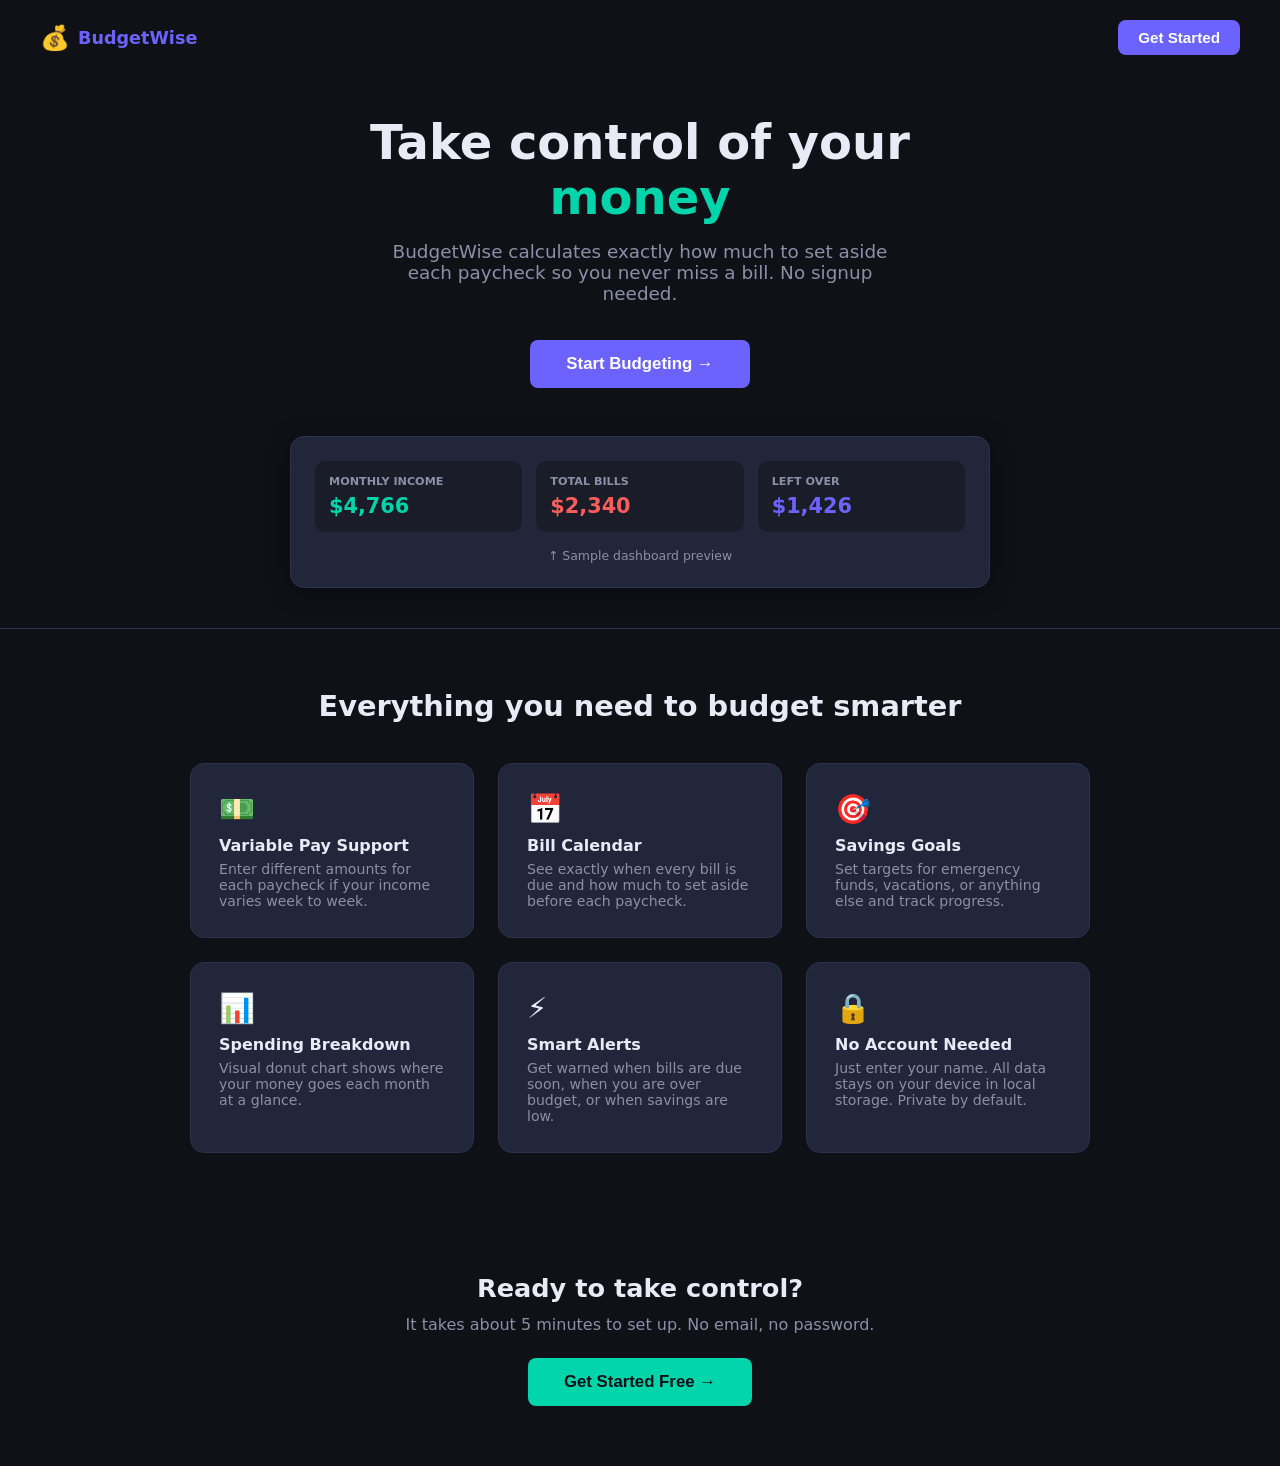
<file: expense-dashboard.html>
<!DOCTYPE html>
<html lang="en">
<head>
<meta charset="UTF-8"/>
<meta name="viewport" content="width=device-width,initial-scale=1.0"/>
<title>BudgetWise - Personal Finance Dashboard</title>
<style>
:root{--bg:#0f1117;--surface:#1a1d27;--card:#22263a;--accent:#6c63ff;--accent2:#00d4aa;--danger:#ff5c5c;--warn:#ffb347;--text:#e8eaf6;--muted:#8b8fa8;--border:#2e3250;--radius:14px;--shadow:0 4px 24px rgba(0,0,0,.4)}
*{box-sizing:border-box;margin:0;padding:0}
body{background:var(--bg);color:var(--text);font-family:'Segoe UI',system-ui,sans-serif;min-height:100vh}
input,select{background:#12141e;border:1.5px solid var(--border);color:var(--text);border-radius:8px;padding:10px 14px;font-size:.95rem;width:100%;transition:border .2s}
input:focus,select:focus{outline:none;border-color:var(--accent)}
button{cursor:pointer;border:none;border-radius:8px;padding:11px 22px;font-size:.95rem;font-weight:600;transition:opacity .2s,transform .1s}
button:hover{opacity:.88;transform:translateY(-1px)}
.btn-primary{background:var(--accent);color:#fff}
.btn-success{background:var(--accent2);color:#0f1117}
.btn-danger{background:var(--danger);color:#fff}
.btn-ghost{background:transparent;border:1.5px solid var(--border);color:var(--text)}
.hidden{display:none!important}
.page{display:none;min-height:100vh;flex-direction:column}
.page.active{display:flex}
.auth-wrap{flex:1;display:flex;align-items:center;justify-content:center;padding:24px}
.auth-box{background:var(--surface);border:1px solid var(--border);border-radius:var(--radius);padding:40px 36px;width:100%;max-width:480px;box-shadow:var(--shadow)}
.auth-box h1{font-size:1.8rem;margin-bottom:6px}
.auth-box p.sub{color:var(--muted);margin-bottom:28px;font-size:.95rem}
.form-group{margin-bottom:18px}
.form-group label{display:block;margin-bottom:6px;font-size:.82rem;color:var(--muted);font-weight:700;letter-spacing:.05em;text-transform:uppercase}
.form-row{display:grid;grid-template-columns:1fr 1fr;gap:14px}
.auth-footer{margin-top:20px;text-align:center;color:var(--muted);font-size:.9rem}
.logo{font-size:1.1rem;font-weight:800;color:var(--accent);letter-spacing:-.5px;margin-bottom:28px;display:flex;align-items:center;gap:8px}
.logo span{font-size:1.5rem}
.wizard-wrap{flex:1;display:flex;flex-direction:column;align-items:center;padding:32px 24px}
.wizard-header{width:100%;max-width:700px;margin-bottom:8px}
.wizard-header h2{font-size:1.5rem}
.wizard-header p{color:var(--muted);margin-top:4px}
.progress-bar{width:100%;max-width:700px;height:6px;background:var(--border);border-radius:99px;margin-bottom:28px;overflow:hidden}
.progress-fill{height:100%;background:linear-gradient(90deg,var(--accent),var(--accent2));border-radius:99px;transition:width .4s ease}
.step-indicator{color:var(--muted);font-size:.82rem;margin-bottom:6px;width:100%;max-width:700px}
.wizard-card{background:var(--surface);border:1px solid var(--border);border-radius:var(--radius);padding:36px;width:100%;max-width:700px;box-shadow:var(--shadow)}
.wizard-card h3{font-size:1.25rem;margin-bottom:4px}
.wizard-card .hint{color:var(--muted);font-size:.88rem;margin-bottom:24px}
.wizard-nav{display:flex;justify-content:space-between;margin-top:28px;gap:12px}
.section-title{font-size:.75rem;font-weight:700;text-transform:uppercase;letter-spacing:.08em;color:var(--accent);margin:20px 0 10px}
.input-prefix{position:relative}
.input-prefix span{position:absolute;left:12px;top:50%;transform:translateY(-50%);color:var(--muted);font-weight:600;pointer-events:none}
.input-prefix input{padding-left:26px}
.bill-row{display:grid;grid-template-columns:2fr 1.2fr 1.2fr 1fr auto;gap:10px;align-items:end;margin-bottom:10px}
.bill-row-header{display:grid;grid-template-columns:2fr 1.2fr 1.2fr 1fr auto;gap:10px;margin-bottom:6px}
.bill-row-header span{font-size:.75rem;color:var(--muted);font-weight:700;text-transform:uppercase;letter-spacing:.05em}
.remove-btn{background:var(--danger);color:#fff;border:none;border-radius:6px;width:34px;height:34px;font-size:1.1rem;cursor:pointer;display:flex;align-items:center;justify-content:center;flex-shrink:0}
.add-btn{background:transparent;border:1.5px dashed var(--border);color:var(--muted);border-radius:8px;padding:9px;width:100%;font-size:.9rem;margin-top:6px;transition:border-color .2s,color .2s;cursor:pointer}
.add-btn:hover{border-color:var(--accent);color:var(--accent)}
.dash-nav{background:var(--surface);border-bottom:1px solid var(--border);padding:0 28px;display:flex;align-items:center;justify-content:space-between;height:60px;position:sticky;top:0;z-index:100}
.dash-nav .logo{margin:0}
.nav-user{display:flex;align-items:center;gap:12px}
.avatar{width:36px;height:36px;border-radius:50%;background:linear-gradient(135deg,var(--accent),var(--accent2));display:flex;align-items:center;justify-content:center;font-weight:700;font-size:.9rem}
.dash-body{padding:28px;max-width:1200px;margin:0 auto;width:100%}
.dash-greeting{margin-bottom:24px}
.dash-greeting h2{font-size:1.6rem}
.dash-greeting p{color:var(--muted);margin-top:4px}
.summary-grid{display:grid;grid-template-columns:repeat(auto-fit,minmax(190px,1fr));gap:16px;margin-bottom:28px}
.sum-card{background:var(--card);border:1px solid var(--border);border-radius:var(--radius);padding:20px 22px}
.sum-card .label{font-size:.75rem;color:var(--muted);font-weight:700;text-transform:uppercase;letter-spacing:.06em;margin-bottom:8px}
.sum-card .value{font-size:1.65rem;font-weight:700}
.sum-card .sub-val{font-size:.8rem;color:var(--muted);margin-top:4px}
.green{color:var(--accent2)}.red{color:var(--danger)}.yellow{color:var(--warn)}.purple{color:var(--accent)}
.dash-cols{display:grid;grid-template-columns:1fr 1fr;gap:20px;margin-bottom:24px}
@media(max-width:820px){.dash-cols{grid-template-columns:1fr}.bill-row{grid-template-columns:1fr 1fr}}
.panel{background:var(--card);border:1px solid var(--border);border-radius:var(--radius);padding:22px}
.panel h4{font-size:1rem;font-weight:700;margin-bottom:16px;display:flex;align-items:center;gap:8px}
.bill-item{display:flex;align-items:center;justify-content:space-between;padding:11px 0;border-bottom:1px solid var(--border)}
.bill-item:last-child{border-bottom:none}
.bill-left{flex:1}
.bill-name{font-weight:600;font-size:.95rem}
.bill-meta{font-size:.78rem;color:var(--muted);margin-top:2px}
.bill-right{display:flex;align-items:center;gap:10px}
.bill-amount{font-weight:700;font-size:1rem}
.due-badge{font-size:.72rem;padding:3px 9px;border-radius:99px;font-weight:600}
.due-soon{background:rgba(255,179,71,.15);color:var(--warn)}
.due-ok{background:rgba(0,212,170,.12);color:var(--accent2)}
.due-overdue{background:rgba(255,92,92,.15);color:var(--danger)}
.breakdown-row{display:flex;justify-content:space-between;align-items:center;padding:9px 0;border-bottom:1px solid var(--border);font-size:.92rem}
.breakdown-row:last-child{border-bottom:none;font-weight:700;font-size:1rem}
.savings-bar-wrap{margin:14px 0}
.savings-bar-label{display:flex;justify-content:space-between;font-size:.8rem;color:var(--muted);margin-bottom:6px}
.savings-bar{height:10px;background:var(--border);border-radius:99px;overflow:hidden}
.savings-fill{height:100%;border-radius:99px;transition:width .5s ease}
.cal-grid{display:grid;grid-template-columns:repeat(7,1fr);gap:4px;margin-top:10px}
.cal-day-name{text-align:center;font-size:.7rem;color:var(--muted);font-weight:600;padding:4px 0}
.cal-day{text-align:center;font-size:.78rem;padding:6px 2px;border-radius:6px;min-height:28px;display:flex;align-items:center;justify-content:center}
.cal-day.has-bill{background:rgba(108,99,255,.2);color:var(--accent);font-weight:700;cursor:pointer}
.cal-day.today{border:1.5px solid var(--accent2)}
.cal-day.empty{opacity:0;pointer-events:none}
.alert{border-radius:10px;padding:13px 16px;margin-bottom:12px;font-size:.88rem;display:flex;align-items:flex-start;gap:10px}
.alert-warn{background:rgba(255,179,71,.12);border:1px solid rgba(255,179,71,.3);color:var(--warn)}
.alert-danger{background:rgba(255,92,92,.1);border:1px solid rgba(255,92,92,.3);color:var(--danger)}
.alert-ok{background:rgba(0,212,170,.1);border:1px solid rgba(0,212,170,.3);color:var(--accent2)}
.tabs{display:flex;gap:4px;margin-bottom:22px;background:var(--surface);border-radius:10px;padding:4px;border:1px solid var(--border);width:fit-content;flex-wrap:wrap}
.tab{padding:8px 18px;border-radius:7px;font-size:.88rem;font-weight:600;cursor:pointer;color:var(--muted);transition:all .2s;border:none;background:transparent}
.tab.active{background:var(--accent);color:#fff}
.tab-content{display:none}
.tab-content.active{display:block}
.modal-overlay{position:fixed;inset:0;background:rgba(0,0,0,.65);z-index:200;display:flex;align-items:center;justify-content:center;padding:20px}
.modal{background:var(--surface);border:1px solid var(--border);border-radius:var(--radius);padding:32px;width:100%;max-width:580px;box-shadow:var(--shadow);max-height:90vh;overflow-y:auto}
.modal h3{font-size:1.2rem;margin-bottom:20px}
.modal-footer{display:flex;gap:10px;justify-content:flex-end;margin-top:24px}
.tip{font-size:.78rem;color:var(--muted);margin-top:5px}
.donut-wrap{display:flex;align-items:center;gap:24px;flex-wrap:wrap}
.donut-legend{flex:1;min-width:140px}
.legend-item{display:flex;align-items:center;gap:8px;margin-bottom:9px;font-size:.83rem}
.legend-dot{width:10px;height:10px;border-radius:50%;flex-shrink:0}
.timeline-item{display:flex;align-items:center;gap:12px;padding:10px 0;border-bottom:1px solid var(--border)}
.timeline-item:last-child{border-bottom:none}
.timeline-dot{width:10px;height:10px;border-radius:50%;flex-shrink:0}
.timeline-info{flex:1}
.timeline-date{font-size:.78rem;color:var(--muted)}
.timeline-name{font-weight:600;font-size:.92rem}
.timeline-amount{font-weight:700}
.paycheck-card{background:linear-gradient(135deg,rgba(108,99,255,.15),rgba(0,212,170,.1));border:1px solid var(--border);border-radius:var(--radius);padding:20px 22px;margin-bottom:16px}
.paycheck-card h5{font-size:.8rem;color:var(--muted);font-weight:700;text-transform:uppercase;letter-spacing:.06em;margin-bottom:6px}
.paycheck-card .big{font-size:2rem;font-weight:800;color:var(--accent2)}
.paycheck-card .detail{font-size:.82rem;color:var(--muted);margin-top:4px}
.alloc-row{display:flex;justify-content:space-between;align-items:center;padding:8px 0;border-bottom:1px solid var(--border);font-size:.9rem}
.alloc-row:last-child{border-bottom:none}
.alloc-label{color:var(--muted)}
.alloc-val{font-weight:700}
.badge{display:inline-block;font-size:.72rem;padding:2px 8px;border-radius:99px;font-weight:600;margin-left:6px}
.badge-purple{background:rgba(108,99,255,.2);color:var(--accent)}
.badge-green{background:rgba(0,212,170,.15);color:var(--accent2)}
.badge-red{background:rgba(255,92,92,.15);color:var(--danger)}
.badge-yellow{background:rgba(255,179,71,.15);color:var(--warn)}
</style>
</head>
<body>
<!-- ===== LANDING PAGE ===== -->
<div id="page-landing" class="page active">
  <div style="min-height:100vh;display:flex;flex-direction:column">
    <nav style="padding:20px 40px;display:flex;justify-content:space-between;align-items:center">
      <div style="font-size:1.1rem;font-weight:800;color:var(--accent);display:flex;align-items:center;gap:8px"><span style="font-size:1.5rem">&#x1F4B0;</span> BudgetWise</div>
      <button class="btn-primary" onclick="showPage('page-login')" style="padding:9px 20px">Get Started</button>
    </nav>
    <div style="flex:1;display:flex;align-items:center;justify-content:center;padding:40px 24px;text-align:center">
      <div style="max-width:700px">
        <h1 style="font-size:3rem;line-height:1.15;margin-bottom:16px">Take control of your <span style="color:var(--accent2)">money</span></h1>
        <p style="font-size:1.15rem;color:var(--muted);margin-bottom:36px;max-width:540px;margin-left:auto;margin-right:auto">BudgetWise calculates exactly how much to set aside each paycheck so you never miss a bill. No signup needed.</p>
        <button class="btn-primary" style="padding:14px 36px;font-size:1.05rem" onclick="showPage('page-login')">Start Budgeting &#x2192;</button>
        <div style="margin-top:48px;background:var(--card);border:1px solid var(--border);border-radius:var(--radius);padding:24px;text-align:left;box-shadow:var(--shadow)">
          <div style="display:grid;grid-template-columns:repeat(3,1fr);gap:14px;margin-bottom:16px">
            <div style="background:var(--surface);border-radius:10px;padding:14px"><div style="font-size:.7rem;color:var(--muted);font-weight:700;text-transform:uppercase;margin-bottom:6px">Monthly Income</div><div style="font-size:1.3rem;font-weight:700;color:var(--accent2)">$4,766</div></div>
            <div style="background:var(--surface);border-radius:10px;padding:14px"><div style="font-size:.7rem;color:var(--muted);font-weight:700;text-transform:uppercase;margin-bottom:6px">Total Bills</div><div style="font-size:1.3rem;font-weight:700;color:var(--danger)">$2,340</div></div>
            <div style="background:var(--surface);border-radius:10px;padding:14px"><div style="font-size:.7rem;color:var(--muted);font-weight:700;text-transform:uppercase;margin-bottom:6px">Left Over</div><div style="font-size:1.3rem;font-weight:700;color:var(--accent)">$1,426</div></div>
          </div>
          <div style="font-size:.78rem;color:var(--muted);text-align:center">&#x2191; Sample dashboard preview</div>
        </div>
      </div>
    </div>
    <div style="padding:60px 24px;text-align:center;border-top:1px solid var(--border)">
      <h2 style="font-size:1.8rem;margin-bottom:40px">Everything you need to budget smarter</h2>
      <div style="display:grid;grid-template-columns:repeat(auto-fit,minmax(240px,1fr));gap:24px;max-width:900px;margin:0 auto">
        <div style="background:var(--card);border:1px solid var(--border);border-radius:var(--radius);padding:28px;text-align:left"><div style="font-size:1.8rem;margin-bottom:10px">&#x1F4B5;</div><h3 style="font-size:1rem;margin-bottom:6px">Variable Pay Support</h3><p style="color:var(--muted);font-size:.88rem">Enter different amounts for each paycheck if your income varies week to week.</p></div>
        <div style="background:var(--card);border:1px solid var(--border);border-radius:var(--radius);padding:28px;text-align:left"><div style="font-size:1.8rem;margin-bottom:10px">&#x1F4C5;</div><h3 style="font-size:1rem;margin-bottom:6px">Bill Calendar</h3><p style="color:var(--muted);font-size:.88rem">See exactly when every bill is due and how much to set aside before each paycheck.</p></div>
        <div style="background:var(--card);border:1px solid var(--border);border-radius:var(--radius);padding:28px;text-align:left"><div style="font-size:1.8rem;margin-bottom:10px">&#x1F3AF;</div><h3 style="font-size:1rem;margin-bottom:6px">Savings Goals</h3><p style="color:var(--muted);font-size:.88rem">Set targets for emergency funds, vacations, or anything else and track progress.</p></div>
        <div style="background:var(--card);border:1px solid var(--border);border-radius:var(--radius);padding:28px;text-align:left"><div style="font-size:1.8rem;margin-bottom:10px">&#x1F4CA;</div><h3 style="font-size:1rem;margin-bottom:6px">Spending Breakdown</h3><p style="color:var(--muted);font-size:.88rem">Visual donut chart shows where your money goes each month at a glance.</p></div>
        <div style="background:var(--card);border:1px solid var(--border);border-radius:var(--radius);padding:28px;text-align:left"><div style="font-size:1.8rem;margin-bottom:10px">&#x26A1;</div><h3 style="font-size:1rem;margin-bottom:6px">Smart Alerts</h3><p style="color:var(--muted);font-size:.88rem">Get warned when bills are due soon, when you are over budget, or when savings are low.</p></div>
        <div style="background:var(--card);border:1px solid var(--border);border-radius:var(--radius);padding:28px;text-align:left"><div style="font-size:1.8rem;margin-bottom:10px">&#x1F512;</div><h3 style="font-size:1rem;margin-bottom:6px">No Account Needed</h3><p style="color:var(--muted);font-size:.88rem">Just enter your name. All data stays on your device in local storage. Private by default.</p></div>
      </div>
    </div>
    <div style="padding:60px 24px;text-align:center">
      <h2 style="font-size:1.6rem;margin-bottom:12px">Ready to take control?</h2>
      <p style="color:var(--muted);margin-bottom:24px">It takes about 5 minutes to set up. No email, no password.</p>
      <button class="btn-success" style="padding:14px 36px;font-size:1.05rem" onclick="showPage('page-login')">Get Started Free &#x2192;</button>
    </div>
  </div>
</div>

<!-- ===== LOGIN PAGE ===== -->
<div id="page-login" class="page">
  <div class="auth-wrap">
    <div class="auth-box">
      <div class="logo"><span>&#x1F4B0;</span> BudgetWise</div>
      <h1>Hey there! &#x1F44B;</h1>
      <p class="sub">Just enter your name so we can remember your budget on this device. No password needed.</p>
      <div class="form-group">
        <label>Your Name</label>
        <input type="text" id="login-name" placeholder="e.g. Alex" autocomplete="off"/>
      </div>
      <div id="login-profiles" style="margin-bottom:16px;display:none">
        <div style="font-size:.78rem;color:var(--muted);margin-bottom:8px;font-weight:700;text-transform:uppercase;letter-spacing:.05em">Saved Profiles (click to load)</div>
        <div id="login-profile-list" style="display:flex;flex-wrap:wrap;gap:8px"></div>
      </div>
      <div id="login-err" class="alert alert-danger hidden" style="margin-bottom:14px">&#x26A0;&#xFE0F; <span id="login-err-msg"></span></div>
      <button class="btn-primary" style="width:100%" onclick="doLogin()">Let's Go &#x2192;</button>
      <div class="auth-footer" style="margin-top:14px"><a href="#" onclick="showPage('page-landing')">&#x2190; Back to home</a></div>
    </div>
  </div>
</div>

<!-- ===== WIZARD PAGE ===== -->
<div id="page-wizard" class="page">
  <div class="wizard-wrap">
    <div style="width:100%;max-width:700px;display:flex;justify-content:space-between;align-items:center"><div class="logo" style="margin-bottom:0"><span>&#x1F4B0;</span> BudgetWise</div><button class="btn-ghost" style="padding:7px 14px;font-size:.82rem" onclick="doLogout()">&#x2190; Exit</button></div>
    <div class="step-indicator" id="wiz-step-label">Step 1 of 6</div>
    <div class="progress-bar"><div class="progress-fill" id="wiz-progress" style="width:16%"></div></div>

    <!-- STEP 1: About You -->
    <div class="wizard-card" id="wiz-1">
      <h3>👋 Let's get to know your situation</h3>
      <p class="hint">This helps us calculate exactly how much you can afford and when to set money aside.</p>
      <div class="form-group">
        <label>What's your living situation?</label>
        <select id="w-living">
          <option value="">-- Select --</option>
          <option value="rent">I rent my home</option>
          <option value="mortgage">I have a mortgage</option>
          <option value="own">I own my home outright</option>
          <option value="other">Other / Living with family</option>
        </select>
      </div>
      <div class="form-group" id="w-rent-group">
        <label>Monthly Rent Amount</label>
        <div class="input-prefix"><span>$</span><input type="number" id="w-rent" placeholder="1200" min="0"/></div>
        <p class="tip">Include any renter's insurance if paid monthly</p>
      </div>
      <div class="form-group" id="w-mortgage-group" style="display:none">
        <label>Monthly Mortgage Payment</label>
        <div class="input-prefix"><span>$</span><input type="number" id="w-mortgage" placeholder="1500" min="0"/></div>
        <p class="tip">Include principal, interest, taxes &amp; insurance (PITI) if escrowed</p>
      </div>
      <div class="form-group">
        <label>How many people in your household?</label>
        <select id="w-household">
          <option value="1">Just me</option>
          <option value="2">2 people</option>
          <option value="3">3 people</option>
          <option value="4">4 people</option>
          <option value="5+">5 or more</option>
        </select>
      </div>
      <div class="wizard-nav">
        <div></div>
        <button class="btn-primary" onclick="wizNext(1)">Next →</button>
      </div>
    </div>

    <!-- STEP 2: Income -->
    <div class="wizard-card hidden" id="wiz-2">
      <h3>&#x1F4B5; Tell us about your income</h3>
      <p class="hint">We need your take-home pay (after taxes). If your pay varies, you can enter different amounts for each paycheck in the month.</p>
      <div class="form-group">
        <label>How often do you get paid?</label>
        <select id="w-pay-freq" onchange="updatePayInputs()">
          <option value="weekly">Weekly (52x/year)</option>
          <option value="biweekly" selected>Bi-Weekly (26x/year)</option>
          <option value="semimonthly">Semi-Monthly (24x/year)</option>
          <option value="monthly">Monthly (12x/year)</option>
        </select>
      </div>
      <div class="form-group">
        <label>Does your pay vary each paycheck?</label>
        <select id="w-pay-varies" onchange="updatePayInputs()">
          <option value="no">No, it is the same every time</option>
          <option value="yes">Yes, it changes</option>
        </select>
      </div>
      <div id="w-pay-fixed-group">
        <div class="form-group">
          <label>Take-Home Pay Per Paycheck (after taxes)</label>
          <div class="input-prefix"><span>$</span><input type="number" id="w-paycheck" placeholder="2200" min="0" oninput="updatePayFreqHint()"/></div>
          <p class="tip" id="w-annual-hint">&#x2248; $57,200 / year take-home</p>
        </div>
      </div>
      <div id="w-pay-variable-group" style="display:none">
        <div class="section-title">Enter each paycheck amount for this month</div>
        <div id="w-pay-amounts-list"></div>
        <p class="tip" id="w-variable-total-hint">Total this month: $0</p>
      </div>
      <div class="form-group" style="margin-top:18px">
        <label>Do you have a secondary income? (spouse, side job, etc.)</label>
        <select id="w-secondary-toggle" onchange="toggleSecondary()">
          <option value="no">No</option>
          <option value="yes">Yes</option>
        </select>
      </div>
      <div id="w-secondary-group" style="display:none">
        <div class="form-group">
          <label>Secondary Income Per Month (after taxes)</label>
          <div class="input-prefix"><span>$</span><input type="number" id="w-secondary" placeholder="500" min="0"/></div>
        </div>
      </div>
      <div class="form-group">
        <label>What day of the month/week do you typically get paid?</label>
        <input type="text" id="w-payday" placeholder="e.g. Every other Friday, or the 1st and 15th"/>
      </div>
      <div class="wizard-nav">
        <button class="btn-ghost" onclick="wizBack(2)">&#x2190; Back</button>
        <button class="btn-primary" onclick="wizNext(2)">Next &#x2192;</button>
      </div>
    </div>

    <!-- STEP 3: Fixed Bills -->
    <div class="wizard-card hidden" id="wiz-3">
      <h3>🏠 Fixed Monthly Bills</h3>
      <p class="hint">These are bills that are the same every month. Add as many as you have — the more detail, the better your plan.</p>
      <div class="section-title">Housing &amp; Utilities</div>
      <div class="bill-row-header">
        <span>Bill Name</span><span>Amount</span><span>Due Date</span><span>Category</span><span></span>
      </div>
      <div id="fixed-bills-list"></div>
      <button class="add-btn" onclick="addBillRow('fixed')">+ Add Fixed Bill</button>
      <div class="section-title" style="margin-top:24px">Quick-Add Common Bills</div>
      <div style="display:flex;flex-wrap:wrap;gap:8px;margin-bottom:8px">
        <button class="btn-ghost" style="padding:6px 12px;font-size:.82rem" onclick="quickAdd('Electric/Gas','','utilities')">⚡ Electric/Gas</button>
        <button class="btn-ghost" style="padding:6px 12px;font-size:.82rem" onclick="quickAdd('Internet','','utilities')">🌐 Internet</button>
        <button class="btn-ghost" style="padding:6px 12px;font-size:.82rem" onclick="quickAdd('Phone','','utilities')">📱 Phone</button>
        <button class="btn-ghost" style="padding:6px 12px;font-size:.82rem" onclick="quickAdd('Car Insurance','','insurance')">🚗 Car Insurance</button>
        <button class="btn-ghost" style="padding:6px 12px;font-size:.82rem" onclick="quickAdd('Health Insurance','','insurance')">🏥 Health Insurance</button>
        <button class="btn-ghost" style="padding:6px 12px;font-size:.82rem" onclick="quickAdd('Netflix','','subscriptions')">📺 Netflix</button>
        <button class="btn-ghost" style="padding:6px 12px;font-size:.82rem" onclick="quickAdd('Spotify','','subscriptions')">🎵 Spotify</button>
        <button class="btn-ghost" style="padding:6px 12px;font-size:.82rem" onclick="quickAdd('Gym','','subscriptions')">💪 Gym</button>
        <button class="btn-ghost" style="padding:6px 12px;font-size:.82rem" onclick="quickAdd('Water/Sewer','','utilities')">💧 Water</button>
        <button class="btn-ghost" style="padding:6px 12px;font-size:.82rem" onclick="quickAdd('Trash','','utilities')">🗑️ Trash</button>
      </div>
      <div class="wizard-nav">
        <button class="btn-ghost" onclick="wizBack(3)">← Back</button>
        <button class="btn-primary" onclick="wizNext(3)">Next →</button>
      </div>
    </div>

    <!-- STEP 4: Debt Payments -->
    <div class="wizard-card hidden" id="wiz-4">
      <h3>💳 Debt &amp; Credit Card Payments</h3>
      <p class="hint">Include minimum payments and any extra you pay. We'll track due dates and help you avoid late fees.</p>
      <div class="bill-row-header">
        <span>Account Name</span><span>Min Payment</span><span>Due Date</span><span>Balance</span><span></span>
      </div>
      <div id="debt-bills-list"></div>
      <button class="add-btn" onclick="addBillRow('debt')">+ Add Debt / Credit Card</button>
      <div class="section-title" style="margin-top:20px">Quick-Add</div>
      <div style="display:flex;flex-wrap:wrap;gap:8px;margin-bottom:8px">
        <button class="btn-ghost" style="padding:6px 12px;font-size:.82rem" onclick="quickAddDebt('Credit Card','credit')">💳 Credit Card</button>
        <button class="btn-ghost" style="padding:6px 12px;font-size:.82rem" onclick="quickAddDebt('Car Loan','loan')">🚗 Car Loan</button>
        <button class="btn-ghost" style="padding:6px 12px;font-size:.82rem" onclick="quickAddDebt('Student Loan','loan')">🎓 Student Loan</button>
        <button class="btn-ghost" style="padding:6px 12px;font-size:.82rem" onclick="quickAddDebt('Personal Loan','loan')">🏦 Personal Loan</button>
        <button class="btn-ghost" style="padding:6px 12px;font-size:.82rem" onclick="quickAddDebt('Medical Bill','medical')">🏥 Medical Bill</button>
      </div>
      <div class="wizard-nav">
        <button class="btn-ghost" onclick="wizBack(4)">← Back</button>
        <button class="btn-primary" onclick="wizNext(4)">Next →</button>
      </div>
    </div>

    <!-- STEP 5: Variable Expenses -->
    <div class="wizard-card hidden" id="wiz-5">
      <h3>🛒 Variable Monthly Expenses</h3>
      <p class="hint">These change month to month. Enter your average. Be honest — this is where most budgets go wrong!</p>
      <div class="form-row">
        <div class="form-group">
          <label>🛒 Groceries / Month</label>
          <div class="input-prefix"><span>$</span><input type="number" id="w-groceries" placeholder="400" min="0"/></div>
        </div>
        <div class="form-group">
          <label>⛽ Gas / Transportation</label>
          <div class="input-prefix"><span>$</span><input type="number" id="w-gas" placeholder="150" min="0"/></div>
        </div>
      </div>
      <div class="form-row">
        <div class="form-group">
          <label>🍔 Dining Out / Takeout</label>
          <div class="input-prefix"><span>$</span><input type="number" id="w-dining" placeholder="200" min="0"/></div>
        </div>
        <div class="form-group">
          <label>🎉 Entertainment / Fun</label>
          <div class="input-prefix"><span>$</span><input type="number" id="w-entertainment" placeholder="100" min="0"/></div>
        </div>
      </div>
      <div class="form-row">
        <div class="form-group">
          <label>👕 Clothing / Shopping</label>
          <div class="input-prefix"><span>$</span><input type="number" id="w-clothing" placeholder="75" min="0"/></div>
        </div>
        <div class="form-group">
          <label>💊 Medical / Pharmacy</label>
          <div class="input-prefix"><span>$</span><input type="number" id="w-medical" placeholder="50" min="0"/></div>
        </div>
      </div>
      <div class="form-row">
        <div class="form-group">
          <label>🐾 Pet Expenses</label>
          <div class="input-prefix"><span>$</span><input type="number" id="w-pets" placeholder="0" min="0"/></div>
        </div>
        <div class="form-group">
          <label>👶 Childcare / School</label>
          <div class="input-prefix"><span>$</span><input type="number" id="w-childcare" placeholder="0" min="0"/></div>
        </div>
      </div>
      <div class="form-group">
        <label>📦 Other Variable Expenses / Month</label>
        <div class="input-prefix"><span>$</span><input type="number" id="w-other-var" placeholder="100" min="0"/></div>
      </div>
      <div class="wizard-nav">
        <button class="btn-ghost" onclick="wizBack(5)">← Back</button>
        <button class="btn-primary" onclick="wizNext(5)">Next →</button>
      </div>
    </div>

    <!-- STEP 6: Savings Goals -->
    <div class="wizard-card hidden" id="wiz-6">
      <h3>🎯 Savings &amp; Goals</h3>
      <p class="hint">Tell us what you want to save for and we'll calculate exactly how much to set aside each paycheck.</p>
      <div class="form-group">
        <label>Emergency Fund Goal (recommended: 3–6 months of expenses)</label>
        <div class="input-prefix"><span>$</span><input type="number" id="w-emergency-goal" placeholder="10000" min="0"/></div>
        <p class="tip">We'll auto-calculate 3 months of your expenses as a suggestion</p>
      </div>
      <div class="form-group">
        <label>Current Emergency Fund Balance</label>
        <div class="input-prefix"><span>$</span><input type="number" id="w-emergency-current" placeholder="0" min="0"/></div>
      </div>
      <div class="form-group">
        <label>How much do you want to save per paycheck? (total)</label>
        <div class="input-prefix"><span>$</span><input type="number" id="w-save-per-check" placeholder="200" min="0" oninput="updateSavingsHint()"/></div>
        <p class="tip" id="w-save-hint">Enter an amount above to see your annual savings</p>
      </div>
      <div class="section-title">Additional Savings Goals (optional)</div>
      <div id="savings-goals-list"></div>
      <button class="add-btn" onclick="addSavingsGoal()">+ Add a Savings Goal</button>
      <div class="form-group" style="margin-top:20px">
        <label>Do you contribute to a 401k or retirement account?</label>
        <select id="w-retirement">
          <option value="no">No</option>
          <option value="yes">Yes — already deducted from paycheck</option>
          <option value="manual">Yes — I pay it manually</option>
        </select>
      </div>
      <div id="w-retirement-group" style="display:none">
        <div class="form-group">
          <label>Monthly Retirement Contribution</label>
          <div class="input-prefix"><span>$</span><input type="number" id="w-retirement-amt" placeholder="300" min="0"/></div>
        </div>
      </div>
      <div class="wizard-nav">
        <button class="btn-ghost" onclick="wizBack(6)">← Back</button>
        <button class="btn-success" onclick="finishWizard()">🚀 Build My Dashboard</button>
      </div>
    </div>

  </div>
</div>
<!-- ===== DASHBOARD PAGE ===== -->
<div id="page-dashboard" class="page">
  <nav class="dash-nav">
    <div class="logo"><span>💰</span> BudgetWise</div>
    <div class="nav-user">
      <span style="color:var(--muted);font-size:.88rem" id="nav-date"></span>
      <div class="avatar" id="nav-avatar">JD</div>
      <span id="nav-name" style="font-weight:600;font-size:.9rem"></span>
      <button class="btn-ghost" style="padding:7px 14px;font-size:.82rem" onclick="doLogout()">Sign Out</button>
      <button class="btn-danger" style="padding:7px 14px;font-size:.82rem" onclick="startFresh()">Exit &amp; Start Fresh</button>
    </div>
  </nav>
  <div class="dash-body">
    <div class="dash-greeting">
      <h2 id="dash-greeting-text">Good morning! 👋</h2>
      <p id="dash-greeting-sub">Here's your financial snapshot for today.</p>
    </div>

    <!-- Alerts -->
    <div id="dash-alerts"></div>

    <!-- Summary Cards -->
    <div class="summary-grid">
      <div class="sum-card">
        <div class="label">Monthly Income</div>
        <div class="value green" id="s-income">$0</div>
        <div class="sub-val" id="s-income-sub">per month</div>
      </div>
      <div class="sum-card">
        <div class="label">Total Bills</div>
        <div class="value red" id="s-bills">$0</div>
        <div class="sub-val" id="s-bills-sub">fixed + debt</div>
      </div>
      <div class="sum-card">
        <div class="label">Variable Expenses</div>
        <div class="value yellow" id="s-variable">$0</div>
        <div class="sub-val">avg per month</div>
      </div>
      <div class="sum-card">
        <div class="label">Savings / Month</div>
        <div class="value purple" id="s-savings">$0</div>
        <div class="sub-val" id="s-savings-sub">per month</div>
      </div>
      <div class="sum-card">
        <div class="label">Left Over</div>
        <div class="value" id="s-leftover">$0</div>
        <div class="sub-val" id="s-leftover-sub">after all expenses</div>
      </div>
      <div class="sum-card">
        <div class="label">Next Paycheck</div>
        <div class="value green" id="s-paycheck">$0</div>
        <div class="sub-val" id="s-paycheck-sub">allocation plan ready</div>
      </div>
    </div>

    <!-- Tabs -->
    <div class="tabs">
      <button class="tab active" onclick="switchTab('overview')">📊 Overview</button>
      <button class="tab" onclick="switchTab('paycheck')">💵 Paycheck Plan</button>
      <button class="tab" onclick="switchTab('bills')">�� All Bills</button>
      <button class="tab" onclick="switchTab('calendar')">📅 Calendar</button>
      <button class="tab" onclick="switchTab('savings')">🎯 Savings</button>
      <button class="tab" onclick="switchTab('settings')">⚙️ Settings</button>
    </div>

    <!-- OVERVIEW TAB -->
    <div class="tab-content active" id="tab-overview">
      <div class="dash-cols">
        <div class="panel">
          <h4>📊 Spending Breakdown</h4>
          <div class="donut-wrap">
            <canvas id="donutChart" width="160" height="160"></canvas>
            <div class="donut-legend" id="donut-legend"></div>
          </div>
        </div>
        <div class="panel">
          <h4>⚡ Upcoming Bills (Next 14 Days)</h4>
          <div id="upcoming-bills-list"><p style="color:var(--muted);font-size:.88rem">No bills due soon.</p></div>
        </div>
      </div>
      <div class="dash-cols">
        <div class="panel">
          <h4>💵 Paycheck Breakdown</h4>
          <div id="paycheck-breakdown"></div>
        </div>
        <div class="panel">
          <h4>🎯 Savings Progress</h4>
          <div id="savings-overview"></div>
        </div>
      </div>
    </div>

    <!-- PAYCHECK PLAN TAB -->
    <div class="tab-content" id="tab-paycheck">
      <div class="dash-cols">
        <div>
          <div class="paycheck-card">
            <h5>Your Paycheck</h5>
            <div class="big" id="pp-amount">$0</div>
            <div class="detail" id="pp-freq">Bi-weekly</div>
          </div>
          <div class="panel">
            <h4>📋 What to Do With This Paycheck</h4>
            <div id="pp-allocation"></div>
          </div>
        </div>
        <div class="panel">
          <h4>📅 Bills Due Before Next Paycheck</h4>
          <div id="pp-due-bills"></div>
          <div style="margin-top:20px;padding-top:16px;border-top:1px solid var(--border)">
            <div class="breakdown-row"><span>Total Due</span><span class="red" id="pp-total-due">$0</span></div>
            <div class="breakdown-row"><span>Paycheck Amount</span><span id="pp-check-amt">$0</span></div>
            <div class="breakdown-row"><span>Remaining After Bills</span><span class="green" id="pp-remaining">$0</span></div>
          </div>
        </div>
      </div>
      <div class="panel" style="margin-bottom:24px">
        <h4>📆 Next 3 Paychecks — Bill Timeline</h4>
        <div id="pp-timeline"></div>
      </div>
    </div>

    <!-- ALL BILLS TAB -->
    <div class="tab-content" id="tab-bills">
      <div style="display:flex;justify-content:space-between;align-items:center;margin-bottom:16px;flex-wrap:wrap;gap:10px">
        <h3 style="font-size:1.1rem">All Bills &amp; Expenses</h3>
        <button class="btn-primary" style="padding:8px 16px;font-size:.88rem" onclick="openAddBillModal()">+ Add Bill</button>
      </div>
      <div class="panel" style="margin-bottom:20px">
        <h4>🏠 Fixed Bills</h4>
        <div id="all-fixed-bills"></div>
      </div>
      <div class="panel" style="margin-bottom:20px">
        <h4>💳 Debt &amp; Credit Cards</h4>
        <div id="all-debt-bills"></div>
      </div>
      <div class="panel">
        <h4>🛒 Variable Expenses</h4>
        <div id="all-variable-bills"></div>
      </div>
    </div>

    <!-- CALENDAR TAB -->
    <div class="tab-content" id="tab-calendar">
      <div class="panel">
        <h4 style="justify-content:space-between">
          <span id="cal-month-label">May 2026</span>
          <div style="display:flex;gap:8px">
            <button class="btn-ghost" style="padding:5px 12px" onclick="calPrev()">‹</button>
            <button class="btn-ghost" style="padding:5px 12px" onclick="calNext()">›</button>
          </div>
        </h4>
        <div class="cal-grid" id="cal-grid"></div>
        <div style="margin-top:16px;padding-top:14px;border-top:1px solid var(--border)">
          <div style="font-size:.82rem;color:var(--muted);margin-bottom:8px">Click a highlighted date to see bills due</div>
          <div id="cal-detail"></div>
        </div>
      </div>
    </div>

    <!-- SAVINGS TAB -->
    <div class="tab-content" id="tab-savings">
      <div class="dash-cols">
        <div class="panel">
          <h4>🏦 Emergency Fund</h4>
          <div id="emergency-fund-panel"></div>
        </div>
        <div class="panel">
          <h4>🎯 Savings Goals</h4>
          <div id="savings-goals-panel"></div>
          <button class="add-btn" style="margin-top:12px" onclick="openAddGoalModal()">+ Add Savings Goal</button>
        </div>
      </div>
      <div class="panel" style="margin-bottom:24px">
        <h4>📈 Savings Projection</h4>
        <div id="savings-projection"></div>
      </div>
    </div>

    <!-- SETTINGS TAB -->
    <div class="tab-content" id="tab-settings">
      <div class="dash-cols">
        <div class="panel">
          <h4>💵 Income Settings</h4>
          <div class="form-group" style="margin-top:8px">
            <label>Pay Frequency</label>
            <select id="set-freq" onchange="saveSettings()">
              <option value="weekly">Weekly</option>
              <option value="biweekly">Bi-Weekly</option>
              <option value="semimonthly">Semi-Monthly</option>
              <option value="monthly">Monthly</option>
            </select>
          </div>
          <div class="form-group">
            <label>Take-Home Per Paycheck</label>
            <div class="input-prefix"><span>$</span><input type="number" id="set-paycheck" oninput="saveSettings()" min="0"/></div>
          </div>
          <div class="form-group">
            <label>Secondary Monthly Income</label>
            <div class="input-prefix"><span>$</span><input type="number" id="set-secondary" oninput="saveSettings()" min="0"/></div>
          </div>
          <div class="form-group">
            <label>Savings Per Paycheck</label>
            <div class="input-prefix"><span>$</span><input type="number" id="set-save" oninput="saveSettings()" min="0"/></div>
          </div>
        </div>
        <div class="panel">
          <h4>🏠 Housing</h4>
          <div class="form-group" style="margin-top:8px">
            <label>Living Situation</label>
            <select id="set-living" onchange="saveSettings()">
              <option value="rent">Rent</option>
              <option value="mortgage">Mortgage</option>
              <option value="own">Own Outright</option>
              <option value="other">Other</option>
            </select>
          </div>
          <div class="form-group">
            <label>Monthly Housing Payment</label>
            <div class="input-prefix"><span>$</span><input type="number" id="set-housing" oninput="saveSettings()" min="0"/></div>
          </div>
          <div class="form-group">
            <label>Payday Description</label>
            <input type="text" id="set-payday" oninput="saveSettings()" placeholder="e.g. Every other Friday"/>
          </div>
        </div>
      </div>
      <div class="panel" style="margin-bottom:24px">
        <h4>🛒 Variable Expense Budgets</h4>
        <div style="display:grid;grid-template-columns:repeat(auto-fit,minmax(200px,1fr));gap:14px;margin-top:8px">
          <div class="form-group"><label>Groceries</label><div class="input-prefix"><span>$</span><input type="number" id="set-groceries" oninput="saveSettings()" min="0"/></div></div>
          <div class="form-group"><label>Gas / Transport</label><div class="input-prefix"><span>$</span><input type="number" id="set-gas" oninput="saveSettings()" min="0"/></div></div>
          <div class="form-group"><label>Dining Out</label><div class="input-prefix"><span>$</span><input type="number" id="set-dining" oninput="saveSettings()" min="0"/></div></div>
          <div class="form-group"><label>Entertainment</label><div class="input-prefix"><span>$</span><input type="number" id="set-entertainment" oninput="saveSettings()" min="0"/></div></div>
          <div class="form-group"><label>Clothing</label><div class="input-prefix"><span>$</span><input type="number" id="set-clothing" oninput="saveSettings()" min="0"/></div></div>
          <div class="form-group"><label>Medical</label><div class="input-prefix"><span>$</span><input type="number" id="set-medical" oninput="saveSettings()" min="0"/></div></div>
          <div class="form-group"><label>Pets</label><div class="input-prefix"><span>$</span><input type="number" id="set-pets" oninput="saveSettings()" min="0"/></div></div>
          <div class="form-group"><label>Childcare</label><div class="input-prefix"><span>$</span><input type="number" id="set-childcare" oninput="saveSettings()" min="0"/></div></div>
          <div class="form-group"><label>Other</label><div class="input-prefix"><span>$</span><input type="number" id="set-other-var" oninput="saveSettings()" min="0"/></div></div>
        </div>
      </div>
      <div class="panel">
        <h4 style="color:var(--danger)">⚠️ Danger Zone</h4>
        <p style="color:var(--muted);font-size:.88rem;margin:10px 0 16px">This will delete all your data and return to the setup wizard.</p>
        <button class="btn-danger" onclick="resetAccount()">Reset My Account</button>
      </div>
    </div>

  </div>
</div>

<!-- ADD BILL MODAL -->
<div class="modal-overlay hidden" id="modal-add-bill">
  <div class="modal">
    <h3>➕ Add New Bill</h3>
    <div class="form-group"><label>Bill Name</label><input type="text" id="mb-name" placeholder="e.g. Netflix"/></div>
    <div class="form-row">
      <div class="form-group"><label>Amount</label><div class="input-prefix"><span>$</span><input type="number" id="mb-amount" placeholder="0" min="0"/></div></div>
      <div class="form-group"><label>Due Day of Month</label><input type="number" id="mb-due" placeholder="15" min="1" max="31"/></div>
    </div>
    <div class="form-group"><label>Category</label>
      <select id="mb-cat">
        <option value="housing">Housing</option>
        <option value="utilities">Utilities</option>
        <option value="insurance">Insurance</option>
        <option value="subscriptions">Subscriptions</option>
        <option value="credit">Credit Card</option>
        <option value="loan">Loan</option>
        <option value="medical">Medical</option>
        <option value="other">Other</option>
      </select>
    </div>
    <div class="form-group"><label>Type</label>
      <select id="mb-type">
        <option value="fixed">Fixed Bill</option>
        <option value="debt">Debt / Credit Card</option>
      </select>
    </div>
    <div class="form-group" id="mb-balance-group"><label>Current Balance (optional)</label><div class="input-prefix"><span>$</span><input type="number" id="mb-balance" placeholder="0" min="0"/></div></div>
    <div class="modal-footer">
      <button class="btn-ghost" onclick="closeModal('modal-add-bill')">Cancel</button>
      <button class="btn-primary" onclick="saveNewBill()">Add Bill</button>
    </div>
  </div>
</div>

<!-- ADD GOAL MODAL -->
<div class="modal-overlay hidden" id="modal-add-goal">
  <div class="modal">
    <h3>🎯 Add Savings Goal</h3>
    <div class="form-group"><label>Goal Name</label><input type="text" id="mg-name" placeholder="e.g. Vacation Fund"/></div>
    <div class="form-row">
      <div class="form-group"><label>Target Amount</label><div class="input-prefix"><span>$</span><input type="number" id="mg-target" placeholder="2000" min="0"/></div></div>
      <div class="form-group"><label>Current Saved</label><div class="input-prefix"><span>$</span><input type="number" id="mg-current" placeholder="0" min="0"/></div></div>
    </div>
    <div class="form-group"><label>Monthly Contribution</label><div class="input-prefix"><span>$</span><input type="number" id="mg-monthly" placeholder="100" min="0"/></div></div>
    <div class="modal-footer">
      <button class="btn-ghost" onclick="closeModal('modal-add-goal')">Cancel</button>
      <button class="btn-primary" onclick="saveNewGoal()">Add Goal</button>
    </div>
  </div>
</div>
<script>
// ============================================================
//  STATE & STORAGE
// ============================================================
let state = {};
const STORE_KEY = 'budgetwise_v2';

function loadState() {
  try { state = JSON.parse(localStorage.getItem(STORE_KEY)) || {}; } catch(e) { state = {}; }
}
function saveState() {
  localStorage.setItem(STORE_KEY, JSON.stringify(state));
}

// ============================================================
//  PAGE ROUTING
// ============================================================
function showPage(id) {
  document.querySelectorAll('.page').forEach(p => p.classList.remove('active'));
  document.getElementById(id).classList.add('active');
  if (id === 'page-login') showSavedProfiles();
}

function doLogin(name) {
  if (!name) name = document.getElementById('login-name').value.trim();
  if (!name) return showErr('login', 'Please enter your name.');
  loadState();
  const users = state.users || {};
  const key = name.toLowerCase();
  if (!users[key]) {
    users[key] = { first: name, profile: {}, bills: [], debts: [], goals: [] };
  }
  state.users = users;
  state.currentUser = key;
  saveState();
  const user = users[key];
  if (user.profile && Object.keys(user.profile).length > 0) {
    launchDashboard();
  } else {
    startWizard();
  }
}

function doLogout() {
  loadState();
  state.currentUser = null;
  saveState();
  showPage('page-landing');
}

function resetAccount() {
  if (!confirm('This will delete ALL your data. Are you sure?')) return;
  loadState();
  const email = state.currentUser;
  if (email && state.users && state.users[email]) {
    state.users[email].profile = {};
    state.users[email].bills = [];
    state.users[email].debts = [];
    state.users[email].goals = [];
  }
  saveState();
  startWizard();
}

function showErr(form, msg) {
  const el = document.getElementById(form + '-err');
  document.getElementById(form + '-err-msg').textContent = msg;
  el.classList.remove('hidden');
  setTimeout(() => el.classList.add('hidden'), 4000);
}

function getUser() {
  loadState();
  return state.users && state.currentUser ? state.users[state.currentUser] : null;
}

// ============================================================
//  WIZARD
// ============================================================
let wizStep = 1;
const WIZ_TOTAL = 6;

function startWizard() {
  wizStep = 1;
  showPage('page-wizard');
  updateWizProgress();
  addBillRow('fixed');
  addBillRow('debt');
}

function updateWizProgress() {
  document.getElementById('wiz-step-label').textContent = 'Step ' + wizStep + ' of ' + WIZ_TOTAL;
  document.getElementById('wiz-progress').style.width = Math.round((wizStep / WIZ_TOTAL) * 100) + '%';
}

function wizNext(step) {
  if (step === 1) {
    const living = document.getElementById('w-living').value;
    if (!living) { alert('Please select your living situation.'); return; }
  }
  if (step === 2) {
    const pc = parseFloat(document.getElementById('w-paycheck').value);
    if (!pc || pc <= 0) { alert('Please enter your take-home pay per paycheck.'); return; }
  }
  document.getElementById('wiz-' + step).classList.add('hidden');
  wizStep = step + 1;
  document.getElementById('wiz-' + wizStep).classList.remove('hidden');
  updateWizProgress();
  window.scrollTo(0, 0);
}

function wizBack(step) {
  document.getElementById('wiz-' + step).classList.add('hidden');
  wizStep = step - 1;
  document.getElementById('wiz-' + wizStep).classList.remove('hidden');
  updateWizProgress();
  window.scrollTo(0, 0);
}

// Living situation toggle
document.getElementById('w-living').addEventListener('change', function() {
  const v = this.value;
  document.getElementById('w-rent-group').style.display = (v === 'rent') ? '' : 'none';
  document.getElementById('w-mortgage-group').style.display = (v === 'mortgage') ? '' : 'none';
});

function toggleSecondary() {
  const v = document.getElementById('w-secondary-toggle').value;
  document.getElementById('w-secondary-group').style.display = v === 'yes' ? '' : 'none';
}

document.getElementById('w-retirement').addEventListener('change', function() {
  document.getElementById('w-retirement-group').style.display = this.value === 'manual' ? '' : 'none';
});

function updatePayFreqHint() {
  const freq = document.getElementById('w-pay-freq').value;
  const amt  = parseFloat(document.getElementById('w-paycheck').value) || 0;
  const mult = { weekly: 52, biweekly: 26, semimonthly: 24, monthly: 12 };
  const annual = amt * (mult[freq] || 26);
  document.getElementById('w-annual-hint').textContent = '≈ ' + fmt(annual) + ' / year take-home';
}

function updateSavingsHint() {
  const freq = document.getElementById('w-pay-freq').value;
  const amt  = parseFloat(document.getElementById('w-save-per-check').value) || 0;
  const mult = { weekly: 52, biweekly: 26, semimonthly: 24, monthly: 12 };
  const annual = amt * (mult[freq] || 26);
  document.getElementById('w-save-hint').textContent = '≈ ' + fmt(annual) + ' saved per year';
}

// Bill rows
let billRowId = 0;
function addBillRow(type) {
  const id = ++billRowId;
  const container = document.getElementById(type === 'fixed' ? 'fixed-bills-list' : 'debt-bills-list');
  const div = document.createElement('div');
  div.className = 'bill-row';
  div.id = 'brow-' + id;
  const cats = type === 'fixed'
    ? '<option value="housing">Housing</option><option value="utilities">Utilities</option><option value="insurance">Insurance</option><option value="subscriptions">Subscriptions</option><option value="other">Other</option>'
    : '<option value="credit">Credit Card</option><option value="loan">Loan</option><option value="medical">Medical</option><option value="other">Other</option>';
  const col4 = type === 'fixed'
    ? '<select class="bill-cat-' + id + '">' + cats + '</select>'
    : '<div class="input-prefix"><span>$</span><input type="number" class="bill-bal-' + id + '" placeholder="0" min="0"/></div>';
  div.innerHTML = '<input type="text" class="bill-name-' + id + '" placeholder="Bill name"/>'
    + '<div class="input-prefix"><span>$</span><input type="number" class="bill-amt-' + id + '" placeholder="0" min="0"/></div>'
    + '<input type="number" class="bill-due-' + id + '" placeholder="Day (1-31)" min="1" max="31"/>'
    + col4
    + '<button class="remove-btn" onclick="document.getElementById(\'brow-' + id + '\').remove()">×</button>';
  container.appendChild(div);
}

function quickAdd(name, amt, cat) {
  addBillRow('fixed');
  const id = billRowId;
  document.querySelector('.bill-name-' + id).value = name;
  if (amt) document.querySelector('.bill-amt-' + id).value = amt;
  const catEl = document.querySelector('.bill-cat-' + id);
  if (catEl) { for (let o of catEl.options) if (o.value === cat) { o.selected = true; break; } }
}

function quickAddDebt(name, cat) {
  addBillRow('debt');
  const id = billRowId;
  document.querySelector('.bill-name-' + id).value = name;
}

// Savings goals in wizard
let goalRowId = 0;
function addSavingsGoal() {
  const id = ++goalRowId;
  const container = document.getElementById('savings-goals-list');
  const div = document.createElement('div');
  div.className = 'bill-row';
  div.id = 'grow-' + id;
  div.innerHTML = '<input type="text" class="goal-name-' + id + '" placeholder="Goal name"/>'
    + '<div class="input-prefix"><span>$</span><input type="number" class="goal-target-' + id + '" placeholder="Target" min="0"/></div>'
    + '<div class="input-prefix"><span>$</span><input type="number" class="goal-current-' + id + '" placeholder="Saved so far" min="0"/></div>'
    + '<div class="input-prefix"><span>$</span><input type="number" class="goal-monthly-' + id + '" placeholder="$/mo" min="0"/></div>'
    + '<button class="remove-btn" onclick="document.getElementById(\'grow-' + id + '\').remove()">×</button>';
  container.appendChild(div);
}

function finishWizard() {
  const user = getUser();
  if (!user) return;
  const living = document.getElementById('w-living').value;
  const housing = living === 'rent'
    ? parseFloat(document.getElementById('w-rent').value) || 0
    : living === 'mortgage'
      ? parseFloat(document.getElementById('w-mortgage').value) || 0
      : 0;

  const profile = {
    living, housing,
    household: document.getElementById('w-household').value,
    payFreq: document.getElementById('w-pay-freq').value,
    paycheck: (function() {
      if (document.getElementById('w-pay-varies').value === 'yes') {
        const inputs = document.querySelectorAll('.w-pay-amt');
        let total = 0; inputs.forEach(inp => { total += parseFloat(inp.value) || 0; });
        return total / (inputs.length || 1);
      }
      return parseFloat(document.getElementById('w-paycheck').value) || 0;
    })(),
    payVaries: document.getElementById('w-pay-varies').value === 'yes',
    payAmounts: (function() {
      if (document.getElementById('w-pay-varies').value === 'yes') {
        const inputs = document.querySelectorAll('.w-pay-amt');
        return Array.from(inputs).map(inp => parseFloat(inp.value) || 0);
      }
      return [];
    })(),
    payday: document.getElementById('w-payday').value,
    secondary: parseFloat(document.getElementById('w-secondary').value) || 0,
    savePerCheck: parseFloat(document.getElementById('w-save-per-check').value) || 0,
    emergencyGoal: parseFloat(document.getElementById('w-emergency-goal').value) || 0,
    emergencyCurrent: parseFloat(document.getElementById('w-emergency-current').value) || 0,
    retirementType: document.getElementById('w-retirement').value,
    retirementAmt: parseFloat(document.getElementById('w-retirement-amt').value) || 0,
    groceries: parseFloat(document.getElementById('w-groceries').value) || 0,
    gas: parseFloat(document.getElementById('w-gas').value) || 0,
    dining: parseFloat(document.getElementById('w-dining').value) || 0,
    entertainment: parseFloat(document.getElementById('w-entertainment').value) || 0,
    clothing: parseFloat(document.getElementById('w-clothing').value) || 0,
    medical: parseFloat(document.getElementById('w-medical').value) || 0,
    pets: parseFloat(document.getElementById('w-pets').value) || 0,
    childcare: parseFloat(document.getElementById('w-childcare').value) || 0,
    otherVar: parseFloat(document.getElementById('w-other-var').value) || 0,
  };

  // Collect fixed bills
  const bills = [];
  if (housing > 0) bills.push({ name: living === 'rent' ? 'Rent' : 'Mortgage', amount: housing, due: 1, category: 'housing', type: 'fixed' });
  document.querySelectorAll('#fixed-bills-list .bill-row').forEach(row => {
    const id = row.id.replace('brow-', '');
    const name = document.querySelector('.bill-name-' + id)?.value?.trim();
    const amt  = parseFloat(document.querySelector('.bill-amt-' + id)?.value) || 0;
    const due  = parseInt(document.querySelector('.bill-due-' + id)?.value) || 1;
    const cat  = document.querySelector('.bill-cat-' + id)?.value || 'other';
    if (name && amt > 0) bills.push({ name, amount: amt, due, category: cat, type: 'fixed' });
  });

  // Collect debts
  const debts = [];
  document.querySelectorAll('#debt-bills-list .bill-row').forEach(row => {
    const id = row.id.replace('brow-', '');
    const name = document.querySelector('.bill-name-' + id)?.value?.trim();
    const amt  = parseFloat(document.querySelector('.bill-amt-' + id)?.value) || 0;
    const due  = parseInt(document.querySelector('.bill-due-' + id)?.value) || 1;
    const bal  = parseFloat(document.querySelector('.bill-bal-' + id)?.value) || 0;
    if (name && amt > 0) debts.push({ name, amount: amt, due, balance: bal, type: 'debt' });
  });

  // Collect savings goals
  const goals = [];
  for (let i = 1; i <= goalRowId; i++) {
    const nameEl = document.querySelector('.goal-name-' + i);
    if (!nameEl) continue;
    const name = nameEl.value.trim();
    const target = parseFloat(document.querySelector('.goal-target-' + i)?.value) || 0;
    const current = parseFloat(document.querySelector('.goal-current-' + i)?.value) || 0;
    const monthly = parseFloat(document.querySelector('.goal-monthly-' + i)?.value) || 0;
    if (name && target > 0) goals.push({ name, target, current, monthly });
  }

  user.profile = profile;
  user.bills = bills;
  user.debts = debts;
  user.goals = goals;
  saveState();
  launchDashboard();
}
</script>
<script>
// ============================================================
//  DASHBOARD LAUNCH
// ============================================================
function launchDashboard() {
  const user = getUser();
  if (!user) { showPage('page-landing'); return; }
  const p = user.profile || {};
  // Nav
  document.getElementById('nav-avatar').textContent = user.first[0].toUpperCase();
  document.getElementById('nav-name').textContent = user.first;
  // Greeting
  const hr = new Date().getHours();
  const greet = hr < 12 ? 'Good morning' : hr < 17 ? 'Good afternoon' : 'Good evening';
  document.getElementById('dash-greeting-text').textContent = greet + ', ' + user.first + '! 👋';
  document.getElementById('nav-date').textContent = new Date().toLocaleDateString('en-US', { weekday:'long', month:'long', day:'numeric' });
  // Populate settings
  populateSettings(user);
  // Render everything
  renderDashboard(user);
  showPage('page-dashboard');
  renderCalendar();
}

function populateSettings(user) {
  const p = user.profile || {};
  const setVal = (id, val) => { const el = document.getElementById(id); if (el) el.value = val || ''; };
  setVal('set-freq', p.payFreq || 'biweekly');
  setVal('set-paycheck', p.paycheck || '');
  setVal('set-secondary', p.secondary || '');
  setVal('set-save', p.savePerCheck || '');
  setVal('set-living', p.living || 'rent');
  setVal('set-housing', p.housing || '');
  setVal('set-payday', p.payday || '');
  setVal('set-groceries', p.groceries || '');
  setVal('set-gas', p.gas || '');
  setVal('set-dining', p.dining || '');
  setVal('set-entertainment', p.entertainment || '');
  setVal('set-clothing', p.clothing || '');
  setVal('set-medical', p.medical || '');
  setVal('set-pets', p.pets || '');
  setVal('set-childcare', p.childcare || '');
  setVal('set-other-var', p.otherVar || '');
}

function saveSettings() {
  const user = getUser();
  if (!user) return;
  const p = user.profile || {};
  const getVal = id => { const el = document.getElementById(id); return el ? el.value : ''; };
  const getNum = id => parseFloat(getVal(id)) || 0;
  p.payFreq = getVal('set-freq');
  p.paycheck = getNum('set-paycheck');
  p.secondary = getNum('set-secondary');
  p.savePerCheck = getNum('set-save');
  p.living = getVal('set-living');
  p.housing = getNum('set-housing');
  p.payday = getVal('set-payday');
  p.groceries = getNum('set-groceries');
  p.gas = getNum('set-gas');
  p.dining = getNum('set-dining');
  p.entertainment = getNum('set-entertainment');
  p.clothing = getNum('set-clothing');
  p.medical = getNum('set-medical');
  p.pets = getNum('set-pets');
  p.childcare = getNum('set-childcare');
  p.otherVar = getNum('set-other-var');
  user.profile = p;
  saveState();
  renderDashboard(user);
}

// ============================================================
//  CALCULATIONS
// ============================================================
function getMonthlyIncome(p) {
  const mult = { weekly: 52, biweekly: 26, semimonthly: 24, monthly: 12 };
  const annual = (p.paycheck || 0) * (mult[p.payFreq] || 26);
  return annual / 12 + (p.secondary || 0);
}

function getPaycheckCount(p) {
  return { weekly: 52, biweekly: 26, semimonthly: 24, monthly: 12 }[p.payFreq] || 26;
}

function getTotalFixedBills(user) {
  return (user.bills || []).reduce((s, b) => s + (b.amount || 0), 0);
}

function getTotalDebt(user) {
  return (user.debts || []).reduce((s, d) => s + (d.amount || 0), 0);
}

function getTotalVariable(p) {
  return (p.groceries||0)+(p.gas||0)+(p.dining||0)+(p.entertainment||0)+(p.clothing||0)+(p.medical||0)+(p.pets||0)+(p.childcare||0)+(p.otherVar||0);
}

function getMonthlySavings(p) {
  const cnt = getPaycheckCount(p);
  return (p.savePerCheck || 0) * cnt / 12;
}

// ============================================================
//  RENDER DASHBOARD
// ============================================================
function renderDashboard(user) {
  const p = user.profile || {};
  const monthlyIncome = getMonthlyIncome(p);
  const fixedBills = getTotalFixedBills(user);
  const debtBills = getTotalDebt(user);
  const totalBills = fixedBills + debtBills;
  const variable = getTotalVariable(p);
  const savings = getMonthlySavings(p);
  const leftover = monthlyIncome - totalBills - variable - savings;

  // Summary cards
  document.getElementById('s-income').textContent = fmt(monthlyIncome);
  document.getElementById('s-income-sub').textContent = 'per month (' + fmtFreq(p.payFreq) + ')';
  document.getElementById('s-bills').textContent = fmt(totalBills);
  document.getElementById('s-bills-sub').textContent = fmt(fixedBills) + ' fixed + ' + fmt(debtBills) + ' debt';
  document.getElementById('s-variable').textContent = fmt(variable);
  document.getElementById('s-savings').textContent = fmt(savings);
  document.getElementById('s-savings-sub').textContent = fmt(p.savePerCheck || 0) + ' per paycheck';
  const loEl = document.getElementById('s-leftover');
  loEl.textContent = fmt(leftover);
  loEl.className = 'value ' + (leftover >= 0 ? 'green' : 'red');
  document.getElementById('s-leftover-sub').textContent = leftover >= 0 ? 'after all expenses' : 'OVER BUDGET';
  document.getElementById('s-paycheck').textContent = fmt(p.paycheck || 0);
  document.getElementById('s-paycheck-sub').textContent = (p.payday || 'See paycheck plan');

  renderAlerts(user, monthlyIncome, totalBills, variable, savings, leftover);
  renderDonut(p, fixedBills, debtBills, variable, savings);
  renderUpcomingBills(user);
  renderPaycheckBreakdown(user, p, monthlyIncome, totalBills, variable, savings, leftover);
  renderSavingsOverview(user, p);
  renderAllBills(user);
  renderPaycheckPlan(user, p);
  renderSavingsTab(user, p);
}

// ============================================================
//  ALERTS
// ============================================================
function renderAlerts(user, income, bills, variable, savings, leftover) {
  const container = document.getElementById('dash-alerts');
  container.innerHTML = '';
  const today = new Date().getDate();
  const allBills = [...(user.bills||[]), ...(user.debts||[])];

  if (leftover < 0) {
    addAlert(container, 'danger', '🚨 You are over budget by ' + fmt(Math.abs(leftover)) + '/month. Review your expenses in the Bills tab.');
  } else if (leftover < income * 0.05) {
    addAlert(container, 'warn', '⚠️ You have very little left over (' + fmt(leftover) + '). Consider reducing variable expenses.');
  } else {
    addAlert(container, 'ok', '✅ Your budget looks healthy. You have ' + fmt(leftover) + ' left over each month.');
  }

  // Bills due soon
  allBills.forEach(b => {
    const daysUntil = b.due >= today ? b.due - today : (31 - today + b.due);
    if (daysUntil <= 5) {
      addAlert(container, daysUntil <= 0 ? 'danger' : 'warn',
        (daysUntil <= 0 ? '🔴 OVERDUE: ' : '⏰ Due in ' + daysUntil + ' day(s): ') + b.name + ' — ' + fmt(b.amount));
    }
  });

  if (!user.profile.emergencyGoal || user.profile.emergencyCurrent < user.profile.emergencyGoal * 0.5) {
    addAlert(container, 'warn', '🏦 Your emergency fund is below 50% of your goal. Try to build it up!');
  }
}

function addAlert(container, type, msg) {
  const div = document.createElement('div');
  div.className = 'alert alert-' + type;
  div.innerHTML = '<span>' + msg + '</span>';
  container.appendChild(div);
}

// ============================================================
//  DONUT CHART
// ============================================================
function renderDonut(p, fixed, debt, variable, savings) {
  const canvas = document.getElementById('donutChart');
  const ctx = canvas.getContext('2d');
  const data = [
    { label: 'Fixed Bills', value: fixed, color: '#6c63ff' },
    { label: 'Debt Payments', value: debt, color: '#ff5c5c' },
    { label: 'Variable', value: variable, color: '#ffb347' },
    { label: 'Savings', value: savings, color: '#00d4aa' },
  ].filter(d => d.value > 0);

  const total = data.reduce((s, d) => s + d.value, 0);
  const cx = 80, cy = 80, r = 65, inner = 38;
  ctx.clearRect(0, 0, 160, 160);

  if (total === 0) {
    ctx.beginPath(); ctx.arc(cx, cy, r, 0, Math.PI * 2);
    ctx.strokeStyle = '#2e3250'; ctx.lineWidth = 27; ctx.stroke();
  } else {
    let start = -Math.PI / 2;
    data.forEach(d => {
      const slice = (d.value / total) * Math.PI * 2;
      ctx.beginPath(); ctx.moveTo(cx, cy);
      ctx.arc(cx, cy, r, start, start + slice);
      ctx.closePath(); ctx.fillStyle = d.color; ctx.fill();
      start += slice;
    });
    ctx.beginPath(); ctx.arc(cx, cy, inner, 0, Math.PI * 2);
    ctx.fillStyle = '#22263a'; ctx.fill();
  }

  const legend = document.getElementById('donut-legend');
  legend.innerHTML = data.map(d =>
    '<div class="legend-item"><div class="legend-dot" style="background:' + d.color + '"></div><span>' + d.label + '</span><span style="margin-left:auto;font-weight:700">' + fmt(d.value) + '</span></div>'
  ).join('');
}

// ============================================================
//  UPCOMING BILLS
// ============================================================
function renderUpcomingBills(user) {
  const container = document.getElementById('upcoming-bills-list');
  const today = new Date().getDate();
  const allBills = [...(user.bills||[]), ...(user.debts||[])];
  const upcoming = allBills
    .map(b => ({ ...b, daysUntil: b.due >= today ? b.due - today : 31 - today + b.due }))
    .filter(b => b.daysUntil <= 14)
    .sort((a, b) => a.daysUntil - b.daysUntil);

  if (!upcoming.length) { container.innerHTML = '<p style="color:var(--muted);font-size:.88rem">No bills due in the next 14 days.</p>'; return; }
  container.innerHTML = upcoming.map(b => {
    const badge = b.daysUntil === 0 ? '<span class="due-badge due-overdue">Today</span>'
      : b.daysUntil <= 3 ? '<span class="due-badge due-soon">In ' + b.daysUntil + 'd</span>'
      : '<span class="due-badge due-ok">In ' + b.daysUntil + 'd</span>';
    return '<div class="bill-item"><div class="bill-left"><div class="bill-name">' + b.name + '</div><div class="bill-meta">Due the ' + ordinal(b.due) + '</div></div><div class="bill-right">' + badge + '<span class="bill-amount">' + fmt(b.amount) + '</span></div></div>';
  }).join('');
}

// ============================================================
//  PAYCHECK BREAKDOWN (overview tab)
// ============================================================
function renderPaycheckBreakdown(user, p, income, bills, variable, savings, leftover) {
  const container = document.getElementById('paycheck-breakdown');
  const pc = p.paycheck || 0;
  const cnt = getPaycheckCount(p);
  const billsPerCheck = bills / (cnt / 12);
  const varPerCheck = variable / (cnt / 12);
  const savePerCheck = p.savePerCheck || 0;
  const leftPerCheck = pc - billsPerCheck - varPerCheck - savePerCheck;

  container.innerHTML = [
    ['💵 Paycheck Amount', fmt(pc), ''],
    ['🏠 Bills (this check)', fmt(billsPerCheck), 'red'],
    ['🛒 Variable (this check)', fmt(varPerCheck), 'yellow'],
    ['🎯 Savings (this check)', fmt(savePerCheck), 'purple'],
    ['✅ Left Over', fmt(leftPerCheck), leftPerCheck >= 0 ? 'green' : 'red'],
  ].map(([label, val, cls]) =>
    '<div class="breakdown-row"><span>' + label + '</span><span class="' + cls + '">' + val + '</span></div>'
  ).join('');
}

// ============================================================
//  SAVINGS OVERVIEW
// ============================================================
function renderSavingsOverview(user, p) {
  const container = document.getElementById('savings-overview');
  const goal = p.emergencyGoal || 0;
  const current = p.emergencyCurrent || 0;
  const pct = goal > 0 ? Math.min(100, Math.round(current / goal * 100)) : 0;
  const color = pct >= 100 ? '#00d4aa' : pct >= 50 ? '#ffb347' : '#ff5c5c';

  let html = '<div style="margin-bottom:16px"><div style="font-weight:600;margin-bottom:4px">🏦 Emergency Fund</div>';
  html += '<div class="savings-bar-wrap"><div class="savings-bar-label"><span>' + fmt(current) + ' saved</span><span>Goal: ' + fmt(goal) + '</span></div>';
  html += '<div class="savings-bar"><div class="savings-fill" style="width:' + pct + '%;background:' + color + '"></div></div></div>';
  html += '<div style="font-size:.8rem;color:var(--muted)">' + pct + '% complete</div></div>';

  (user.goals || []).forEach(g => {
    const gPct = g.target > 0 ? Math.min(100, Math.round(g.current / g.target * 100)) : 0;
    html += '<div style="margin-bottom:12px"><div style="font-weight:600;margin-bottom:4px">🎯 ' + g.name + '</div>';
    html += '<div class="savings-bar-wrap"><div class="savings-bar-label"><span>' + fmt(g.current) + '</span><span>' + fmt(g.target) + '</span></div>';
    html += '<div class="savings-bar"><div class="savings-fill" style="width:' + gPct + '%;background:var(--accent)"></div></div></div>';
    html += '<div style="font-size:.8rem;color:var(--muted)">' + gPct + '% — ' + fmt(g.monthly) + '/mo contribution</div></div>';
  });

  container.innerHTML = html || '<p style="color:var(--muted)">No savings goals set.</p>';
}
</script>
<script>
// ============================================================
//  ALL BILLS TAB
// ============================================================
function renderAllBills(user) {
  const p = user.profile || {};
  // Fixed
  const fixedEl = document.getElementById('all-fixed-bills');
  if (!user.bills || !user.bills.length) {
    fixedEl.innerHTML = '<p style="color:var(--muted);font-size:.88rem">No fixed bills added.</p>';
  } else {
    fixedEl.innerHTML = user.bills.map((b, i) =>
      '<div class="bill-item"><div class="bill-left"><div class="bill-name">' + b.name + ' <span class="badge badge-purple">' + (b.category||'') + '</span></div><div class="bill-meta">Due the ' + ordinal(b.due) + ' each month</div></div><div class="bill-right"><span class="bill-amount">' + fmt(b.amount) + '</span><button onclick="deleteBill(\'fixed\',' + i + ')" style="background:none;border:none;color:var(--danger);cursor:pointer;font-size:1rem">🗑</button></div></div>'
    ).join('');
  }
  // Debt
  const debtEl = document.getElementById('all-debt-bills');
  if (!user.debts || !user.debts.length) {
    debtEl.innerHTML = '<p style="color:var(--muted);font-size:.88rem">No debt payments added.</p>';
  } else {
    debtEl.innerHTML = user.debts.map((d, i) =>
      '<div class="bill-item"><div class="bill-left"><div class="bill-name">' + d.name + '</div><div class="bill-meta">Due the ' + ordinal(d.due) + (d.balance ? ' · Balance: ' + fmt(d.balance) : '') + '</div></div><div class="bill-right"><span class="bill-amount">' + fmt(d.amount) + '</span><button onclick="deleteBill(\'debt\',' + i + ')" style="background:none;border:none;color:var(--danger);cursor:pointer;font-size:1rem">🗑</button></div></div>'
    ).join('');
  }
  // Variable
  const varEl = document.getElementById('all-variable-bills');
  const varItems = [
    { name: '🛒 Groceries', val: p.groceries },
    { name: '⛽ Gas / Transport', val: p.gas },
    { name: '🍔 Dining Out', val: p.dining },
    { name: '🎉 Entertainment', val: p.entertainment },
    { name: '👕 Clothing', val: p.clothing },
    { name: '💊 Medical', val: p.medical },
    { name: '🐾 Pets', val: p.pets },
    { name: '👶 Childcare', val: p.childcare },
    { name: '📦 Other', val: p.otherVar },
  ].filter(v => v.val > 0);
  varEl.innerHTML = varItems.length
    ? varItems.map(v => '<div class="bill-item"><div class="bill-left"><div class="bill-name">' + v.name + '</div><div class="bill-meta">Monthly average</div></div><div class="bill-right"><span class="bill-amount">' + fmt(v.val) + '</span></div></div>').join('')
    : '<p style="color:var(--muted);font-size:.88rem">No variable expenses set. Update in Settings.</p>';
}

function deleteBill(type, idx) {
  if (!confirm('Remove this bill?')) return;
  const user = getUser();
  if (!user) return;
  if (type === 'fixed') user.bills.splice(idx, 1);
  else user.debts.splice(idx, 1);
  saveState();
  renderDashboard(user);
}

// ============================================================
//  ADD BILL MODAL
// ============================================================
function openAddBillModal() {
  document.getElementById('modal-add-bill').classList.remove('hidden');
}
function closeModal(id) {
  document.getElementById(id).classList.add('hidden');
}
function saveNewBill() {
  const name = document.getElementById('mb-name').value.trim();
  const amount = parseFloat(document.getElementById('mb-amount').value) || 0;
  const due = parseInt(document.getElementById('mb-due').value) || 1;
  const cat = document.getElementById('mb-cat').value;
  const type = document.getElementById('mb-type').value;
  const balance = parseFloat(document.getElementById('mb-balance').value) || 0;
  if (!name || amount <= 0) { alert('Please enter a name and amount.'); return; }
  const user = getUser();
  if (!user) return;
  const bill = { name, amount, due, category: cat, type, balance };
  if (type === 'debt') user.debts.push(bill);
  else user.bills.push(bill);
  saveState();
  renderDashboard(user);
  closeModal('modal-add-bill');
  document.getElementById('mb-name').value = '';
  document.getElementById('mb-amount').value = '';
  document.getElementById('mb-due').value = '';
  document.getElementById('mb-balance').value = '';
}

// ============================================================
//  PAYCHECK PLAN TAB
// ============================================================
function renderPaycheckPlan(user, p) {
  const pc = p.paycheck || 0;
  const cnt = getPaycheckCount(p);
  const allBills = [...(user.bills||[]), ...(user.debts||[])];
  const totalBills = getTotalFixedBills(user) + getTotalDebt(user);
  const variable = getTotalVariable(p);
  const billsPerCheck = totalBills / (cnt / 12);
  const varPerCheck = variable / (cnt / 12);
  const savePerCheck = p.savePerCheck || 0;
  const remaining = pc - billsPerCheck - varPerCheck - savePerCheck;

  document.getElementById('pp-amount').textContent = fmt(pc);
  document.getElementById('pp-freq').textContent = fmtFreq(p.payFreq) + (p.payday ? ' · ' + p.payday : '');
  document.getElementById('pp-check-amt').textContent = fmt(pc);

  // Allocation
  const allocEl = document.getElementById('pp-allocation');
  allocEl.innerHTML = [
    ['🏠 Bills & Debt', fmt(billsPerCheck), 'red', Math.round(billsPerCheck/pc*100)+'%'],
    ['🛒 Variable Expenses', fmt(varPerCheck), 'yellow', Math.round(varPerCheck/pc*100)+'%'],
    ['🎯 Savings', fmt(savePerCheck), 'purple', Math.round(savePerCheck/pc*100)+'%'],
    ['✅ Discretionary', fmt(remaining), remaining>=0?'green':'red', Math.round(remaining/pc*100)+'%'],
  ].map(([label, val, cls, pct]) =>
    '<div class="alloc-row"><span class="alloc-label">' + label + '</span><span class="alloc-val ' + cls + '">' + val + ' <span style="color:var(--muted);font-weight:400;font-size:.8rem">(' + pct + ')</span></span></div>'
  ).join('');

  // Bills due before next paycheck (next 14 days)
  const today = new Date().getDate();
  const dueSoon = allBills
    .map(b => ({ ...b, daysUntil: b.due >= today ? b.due - today : 31 - today + b.due }))
    .filter(b => b.daysUntil <= 14)
    .sort((a, b) => a.daysUntil - b.daysUntil);

  const dueEl = document.getElementById('pp-due-bills');
  const totalDue = dueSoon.reduce((s, b) => s + b.amount, 0);
  dueEl.innerHTML = dueSoon.length
    ? dueSoon.map(b => '<div class="timeline-item"><div class="timeline-dot" style="background:' + (b.daysUntil<=3?'var(--danger)':'var(--warn)') + '"></div><div class="timeline-info"><div class="timeline-name">' + b.name + '</div><div class="timeline-date">Due ' + ordinal(b.due) + ' · in ' + b.daysUntil + ' day(s)</div></div><div class="timeline-amount">' + fmt(b.amount) + '</div></div>').join('')
    : '<p style="color:var(--muted);font-size:.88rem">No bills due in the next 14 days.</p>';

  document.getElementById('pp-total-due').textContent = fmt(totalDue);
  document.getElementById('pp-remaining').textContent = fmt(pc - totalDue);

  // Timeline: next 3 paychecks
  const timelineEl = document.getElementById('pp-timeline');
  const freqDays = { weekly: 7, biweekly: 14, semimonthly: 15, monthly: 30 };
  const days = freqDays[p.payFreq] || 14;
  let html = '';
  for (let i = 0; i < 3; i++) {
    const checkDate = new Date();
    checkDate.setDate(checkDate.getDate() + days * (i + 1));
    const checkDay = checkDate.getDate();
    const billsDue = allBills.filter(b => {
      const start = i === 0 ? today : checkDate.getDate() - days;
      return b.due > start && b.due <= checkDay;
    });
    const total = billsDue.reduce((s, b) => s + b.amount, 0);
    html += '<div class="timeline-item"><div class="timeline-dot" style="background:var(--accent2)"></div><div class="timeline-info"><div class="timeline-name">Paycheck #' + (i+1) + ' — ' + checkDate.toLocaleDateString('en-US',{month:'short',day:'numeric'}) + '</div><div class="timeline-date">' + billsDue.map(b=>b.name).join(', ') + (billsDue.length ? '' : 'No bills due') + '</div></div><div><div class="timeline-amount green">' + fmt(pc) + '</div><div style="font-size:.78rem;color:var(--danger)">' + (total>0?'-'+fmt(total):'') + '</div></div></div>';
  }
  timelineEl.innerHTML = html;
}

// ============================================================
//  CALENDAR TAB
// ============================================================
let calYear = new Date().getFullYear();
let calMonth = new Date().getMonth();

function renderCalendar() {
  const user = getUser();
  if (!user) return;
  const allBills = [...(user.bills||[]), ...(user.debts||[])];
  const today = new Date();
  const firstDay = new Date(calYear, calMonth, 1).getDay();
  const daysInMonth = new Date(calYear, calMonth + 1, 0).getDate();
  const monthNames = ['January','February','March','April','May','June','July','August','September','October','November','December'];

  document.getElementById('cal-month-label').textContent = monthNames[calMonth] + ' ' + calYear;

  const grid = document.getElementById('cal-grid');
  const dayNames = ['Sun','Mon','Tue','Wed','Thu','Fri','Sat'];
  let html = dayNames.map(d => '<div class="cal-day-name">' + d + '</div>').join('');

  for (let i = 0; i < firstDay; i++) html += '<div class="cal-day empty"></div>';
  for (let d = 1; d <= daysInMonth; d++) {
    const billsOnDay = allBills.filter(b => b.due === d);
    const isToday = d === today.getDate() && calMonth === today.getMonth() && calYear === today.getFullYear();
    const cls = ['cal-day', billsOnDay.length ? 'has-bill' : '', isToday ? 'today' : ''].filter(Boolean).join(' ');
    const title = billsOnDay.map(b => b.name + ': ' + fmt(b.amount)).join(', ');
    html += '<div class="' + cls + '" onclick="showCalDay(' + d + ')" title="' + title + '">' + d + (billsOnDay.length ? '<sup style="font-size:.55rem">●</sup>' : '') + '</div>';
  }
  grid.innerHTML = html;
}

function showCalDay(day) {
  const user = getUser();
  if (!user) return;
  const allBills = [...(user.bills||[]), ...(user.debts||[])];
  const bills = allBills.filter(b => b.due === day);
  const detail = document.getElementById('cal-detail');
  if (!bills.length) { detail.innerHTML = '<p style="color:var(--muted);font-size:.88rem">No bills due on the ' + ordinal(day) + '.</p>'; return; }
  detail.innerHTML = '<div style="font-weight:700;margin-bottom:10px">Bills due on the ' + ordinal(day) + ':</div>' +
    bills.map(b => '<div class="bill-item"><div class="bill-left"><div class="bill-name">' + b.name + '</div></div><div class="bill-right"><span class="bill-amount">' + fmt(b.amount) + '</span></div></div>').join('');
}

function calPrev() { calMonth--; if (calMonth < 0) { calMonth = 11; calYear--; } renderCalendar(); }
function calNext() { calMonth++; if (calMonth > 11) { calMonth = 0; calYear++; } renderCalendar(); }

// ============================================================
//  SAVINGS TAB
// ============================================================
function renderSavingsTab(user, p) {
  // Emergency fund
  const efEl = document.getElementById('emergency-fund-panel');
  const goal = p.emergencyGoal || 0;
  const current = p.emergencyCurrent || 0;
  const pct = goal > 0 ? Math.min(100, Math.round(current / goal * 100)) : 0;
  const color = pct >= 100 ? '#00d4aa' : pct >= 50 ? '#ffb347' : '#ff5c5c';
  const monthsLeft = goal > current && getMonthlySavings(p) > 0 ? Math.ceil((goal - current) / getMonthlySavings(p)) : 0;
  efEl.innerHTML = '<div class="savings-bar-wrap"><div class="savings-bar-label"><span>' + fmt(current) + ' saved</span><span>Goal: ' + fmt(goal) + '</span></div><div class="savings-bar"><div class="savings-fill" style="width:' + pct + '%;background:' + color + '"></div></div></div><div style="margin-top:10px;font-size:.88rem;color:var(--muted)">' + pct + '% complete' + (monthsLeft > 0 ? ' · ~' + monthsLeft + ' months to goal' : pct >= 100 ? ' · 🎉 Goal reached!' : '') + '</div><div style="margin-top:12px"><div class="alloc-row"><span class="alloc-label">Monthly savings toward this</span><span class="alloc-val green">' + fmt(getMonthlySavings(p)) + '</span></div><div class="alloc-row"><span class="alloc-label">Recommended (3 months expenses)</span><span class="alloc-val">' + fmt((getTotalFixedBills(user)+getTotalDebt(user)+getTotalVariable(p))*3) + '</span></div></div>';

  // Goals
  const goalsEl = document.getElementById('savings-goals-panel');
  if (!user.goals || !user.goals.length) {
    goalsEl.innerHTML = '<p style="color:var(--muted);font-size:.88rem">No savings goals yet.</p>';
  } else {
    goalsEl.innerHTML = user.goals.map((g, i) => {
      const gPct = g.target > 0 ? Math.min(100, Math.round(g.current / g.target * 100)) : 0;
      const mLeft = g.target > g.current && g.monthly > 0 ? Math.ceil((g.target - g.current) / g.monthly) : 0;
      return '<div style="margin-bottom:18px"><div style="display:flex;justify-content:space-between;align-items:center;margin-bottom:6px"><span style="font-weight:600">🎯 ' + g.name + '</span><button onclick="deleteGoal(' + i + ')" style="background:none;border:none;color:var(--danger);cursor:pointer">🗑</button></div><div class="savings-bar-wrap"><div class="savings-bar-label"><span>' + fmt(g.current) + '</span><span>' + fmt(g.target) + '</span></div><div class="savings-bar"><div class="savings-fill" style="width:' + gPct + '%;background:var(--accent)"></div></div></div><div style="font-size:.8rem;color:var(--muted);margin-top:4px">' + gPct + '% · ' + fmt(g.monthly) + '/mo' + (mLeft > 0 ? ' · ~' + mLeft + ' months left' : gPct >= 100 ? ' · Done!' : '') + '</div></div>';
    }).join('');
  }

  // Projection
  const projEl = document.getElementById('savings-projection');
  const monthlySave = getMonthlySavings(p);
  let projHtml = '<div style="display:grid;grid-template-columns:repeat(auto-fit,minmax(140px,1fr));gap:12px">';
  [3, 6, 12, 24, 36, 60].forEach(months => {
    const projected = current + monthlySave * months;
    projHtml += '<div class="sum-card"><div class="label">' + months + ' Months</div><div class="value green">' + fmt(projected) + '</div><div class="sub-val">emergency fund</div></div>';
  });
  projHtml += '</div>';
  projEl.innerHTML = projHtml;
}

function deleteGoal(idx) {
  if (!confirm('Remove this goal?')) return;
  const user = getUser();
  if (!user) return;
  user.goals.splice(idx, 1);
  saveState();
  renderDashboard(user);
}

function openAddGoalModal() {
  document.getElementById('modal-add-goal').classList.remove('hidden');
}
function saveNewGoal() {
  const name = document.getElementById('mg-name').value.trim();
  const target = parseFloat(document.getElementById('mg-target').value) || 0;
  const current = parseFloat(document.getElementById('mg-current').value) || 0;
  const monthly = parseFloat(document.getElementById('mg-monthly').value) || 0;
  if (!name || target <= 0) { alert('Please enter a name and target amount.'); return; }
  const user = getUser();
  if (!user) return;
  user.goals.push({ name, target, current, monthly });
  saveState();
  renderDashboard(user);
  closeModal('modal-add-goal');
}

// ============================================================
//  TABS
// ============================================================
function switchTab(name) {
  document.querySelectorAll('.tab').forEach(t => t.classList.remove('active'));
  document.querySelectorAll('.tab-content').forEach(t => t.classList.remove('active'));
  document.getElementById('tab-' + name).classList.add('active');
  event.target.classList.add('active');
  if (name === 'calendar') renderCalendar();
}

// ============================================================
//  HELPERS
// ============================================================
function fmt(n) {
  if (isNaN(n)) return '$0';
  return '$' + Math.abs(n).toLocaleString('en-US', { minimumFractionDigits: 2, maximumFractionDigits: 2 });
}
function fmtFreq(f) {
  return { weekly: 'Weekly', biweekly: 'Bi-Weekly', semimonthly: 'Semi-Monthly', monthly: 'Monthly' }[f] || 'Bi-Weekly';
}
function ordinal(n) {
  const s = ['th','st','nd','rd'], v = n % 100;
  return n + (s[(v-20)%10] || s[v] || s[0]);
}

// ============================================================
//  INIT
// ============================================================
function startFresh() {
  if (!confirm('This will DELETE all your saved data and start completely over. Are you sure?')) return;
  localStorage.removeItem(STORE_KEY);
  state = {};
  showPage('page-landing');
}


function showSavedProfiles() {
  loadState();
  var users = state.users || {};
  var keys = Object.keys(users);
  var container = document.getElementById('login-profiles');
  var list = document.getElementById('login-profile-list');
  if (!container || !list) return;
  if (keys.length > 0) {
    container.style.display = '';
    list.innerHTML = keys.map(function(k) {
      return '<button class="btn-ghost" style="padding:6px 14px;font-size:.85rem" onclick="doLogin(\'' + users[k].first + '\')">' + users[k].first + '</button>';
    }).join('');
  }
}

function updatePayInputs() {
  var freq = document.getElementById('w-pay-freq').value;
  var varies = document.getElementById('w-pay-varies').value;
  var fixedGroup = document.getElementById('w-pay-fixed-group');
  var varGroup = document.getElementById('w-pay-variable-group');
  if (!fixedGroup || !varGroup) return;
  if (varies === 'yes') {
    fixedGroup.style.display = 'none';
    varGroup.style.display = '';
    var counts = { weekly: 4, biweekly: 2, semimonthly: 2, monthly: 1 };
    var count = counts[freq] || 2;
    var list = document.getElementById('w-pay-amounts-list');
    if (!list) return;
    list.innerHTML = '';
    for (var i = 0; i < count; i++) {
      var div = document.createElement('div');
      div.className = 'form-group';
      var label = '';
      if (freq === 'weekly') label = 'Week ' + (i+1);
      else if (freq === 'biweekly') label = 'Paycheck ' + (i+1) + ' (every 2 weeks)';
      else if (freq === 'semimonthly') label = (i === 0 ? '1st of month' : '15th of month');
      else label = 'Monthly paycheck';
      div.innerHTML = '<label>' + label + '</label><div class="input-prefix"><span>$</span><input type="number" class="w-pay-amt" placeholder="0" min="0" oninput="updateVariableTotal()"/></div>';
      list.appendChild(div);
    }
    updateVariableTotal();
  } else {
    fixedGroup.style.display = '';
    varGroup.style.display = 'none';
  }
  updatePayFreqHint();
}

function updateVariableTotal() {
  var inputs = document.querySelectorAll('.w-pay-amt');
  var total = 0;
  inputs.forEach(function(inp) { total += parseFloat(inp.value) || 0; });
  var hint = document.getElementById('w-variable-total-hint');
  if (hint) hint.textContent = 'Total this month: ' + fmt(total) + ' (avg per check: ' + fmt(total / (inputs.length || 1)) + ')';
}

window.addEventListener('DOMContentLoaded', () => {
  loadState();
  if (state.currentUser && state.users && state.users[state.currentUser]) {
    const user = state.users[state.currentUser];
    if (user.profile && Object.keys(user.profile).length > 0) {
      launchDashboard();
    } else {
      startWizard();
    }
  } else {
    showPage('page-landing');
  }
});
</script>
</body>
</html>
</file>
